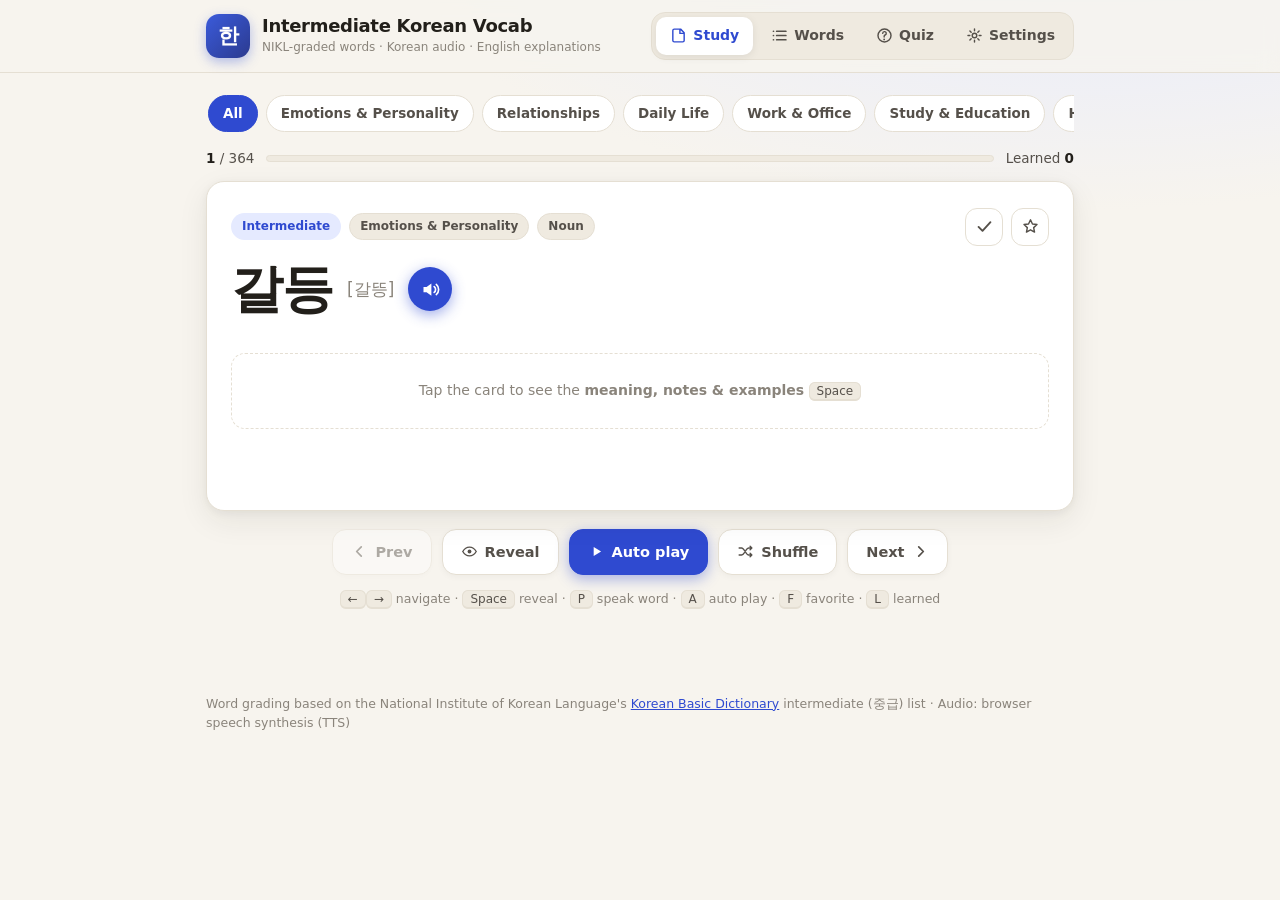
<file: index.html>
<!DOCTYPE html>
<html lang="en">
<head>
<meta charset="UTF-8">
<meta name="viewport" content="width=device-width, initial-scale=1.0, viewport-fit=cover">
<title>Intermediate Korean Vocabulary · 중급 한국어 단어장</title>
<meta name="description" content="Learn intermediate Korean words (NIKL-graded) with example sentences, native-style Korean audio, and English explanations.">
<meta name="theme-color" content="#2f4ad0">
<link rel="icon" type="image/svg+xml" href="assets/icon.svg">
<link rel="apple-touch-icon" href="assets/apple-touch-icon.png">
<meta name="mobile-web-app-capable" content="yes">
<meta name="apple-mobile-web-app-capable" content="yes">
<meta name="apple-mobile-web-app-status-bar-style" content="default">
<meta name="apple-mobile-web-app-title" content="Korean Vocab">
<link rel="manifest" href="manifest.webmanifest">
<link rel="stylesheet" href="css/style.css">
</head>
<body>

<header class="app-header">
  <div class="header-inner">
    <div class="brand">
      <div class="brand-mark" aria-hidden="true">한</div>
      <div class="brand-text">
        <h1>Intermediate Korean Vocab</h1>
        <p class="tagline">NIKL-graded words · Korean audio · English explanations</p>
      </div>
    </div>
    <nav class="tabs" role="tablist" aria-label="Views">
      <button class="tab is-active" data-view="study" role="tab" aria-selected="true">
        <svg viewBox="0 0 24 24" aria-hidden="true"><path d="M4 5a2 2 0 0 1 2-2h9l5 5v11a2 2 0 0 1-2 2H6a2 2 0 0 1-2-2V5zm10-1v5h5" fill="none" stroke="currentColor" stroke-width="2" stroke-linejoin="round"/></svg>
        <span>Study</span>
      </button>
      <button class="tab" data-view="list" role="tab" aria-selected="false">
        <svg viewBox="0 0 24 24" aria-hidden="true"><path d="M8 6h13M8 12h13M8 18h13M3.5 6h.01M3.5 12h.01M3.5 18h.01" fill="none" stroke="currentColor" stroke-width="2.4" stroke-linecap="round"/></svg>
        <span>Words</span>
      </button>
      <button class="tab" data-view="quiz" role="tab" aria-selected="false">
        <svg viewBox="0 0 24 24" aria-hidden="true"><path d="M9.5 9a2.5 2.5 0 1 1 3.4 2.33c-.9.35-1.4 1-1.4 1.92V14" fill="none" stroke="currentColor" stroke-width="2" stroke-linecap="round"/><circle cx="11.5" cy="17.5" r="1.3" fill="currentColor"/><circle cx="12" cy="12" r="9.2" fill="none" stroke="currentColor" stroke-width="2"/></svg>
        <span>Quiz</span>
      </button>
      <button class="tab" data-view="settings" role="tab" aria-selected="false">
        <svg viewBox="0 0 24 24" aria-hidden="true"><circle cx="12" cy="12" r="3.2" fill="none" stroke="currentColor" stroke-width="2"/><path d="M12 2.8v2.6M12 18.6v2.6M2.8 12h2.6M18.6 12h2.6M5.5 5.5l1.8 1.8M16.7 16.7l1.8 1.8M18.5 5.5l-1.8 1.8M7.3 16.7l-1.8 1.8" stroke="currentColor" stroke-width="2" stroke-linecap="round"/></svg>
        <span>Settings</span>
      </button>
    </nav>
  </div>
</header>

<div id="tts-banner" class="notice" hidden>
  ⚠️ This browser does not support speech synthesis (TTS), so audio playback is unavailable. We recommend the latest Chrome, Edge, or Safari.
</div>

<main>
  <section id="view-study" class="view" aria-label="Study"></section>
  <section id="view-list" class="view" hidden aria-label="Word list"></section>
  <section id="view-quiz" class="view" hidden aria-label="Quiz"></section>
  <section id="view-settings" class="view" hidden aria-label="Settings"></section>
</main>

<footer class="app-footer">
  <p>Word grading based on the National Institute of Korean Language's <a href="https://krdict.korean.go.kr" target="_blank" rel="noopener">Korean Basic Dictionary</a> intermediate (중급) list · Audio: browser speech synthesis (TTS)</p>
</footer>

<script src="data/words.js"></script>
<script src="data/words2.js"></script>
<script src="data/words.extra.js"></script>
<script src="js/app.js"></script>
</body>
</html>
</file>
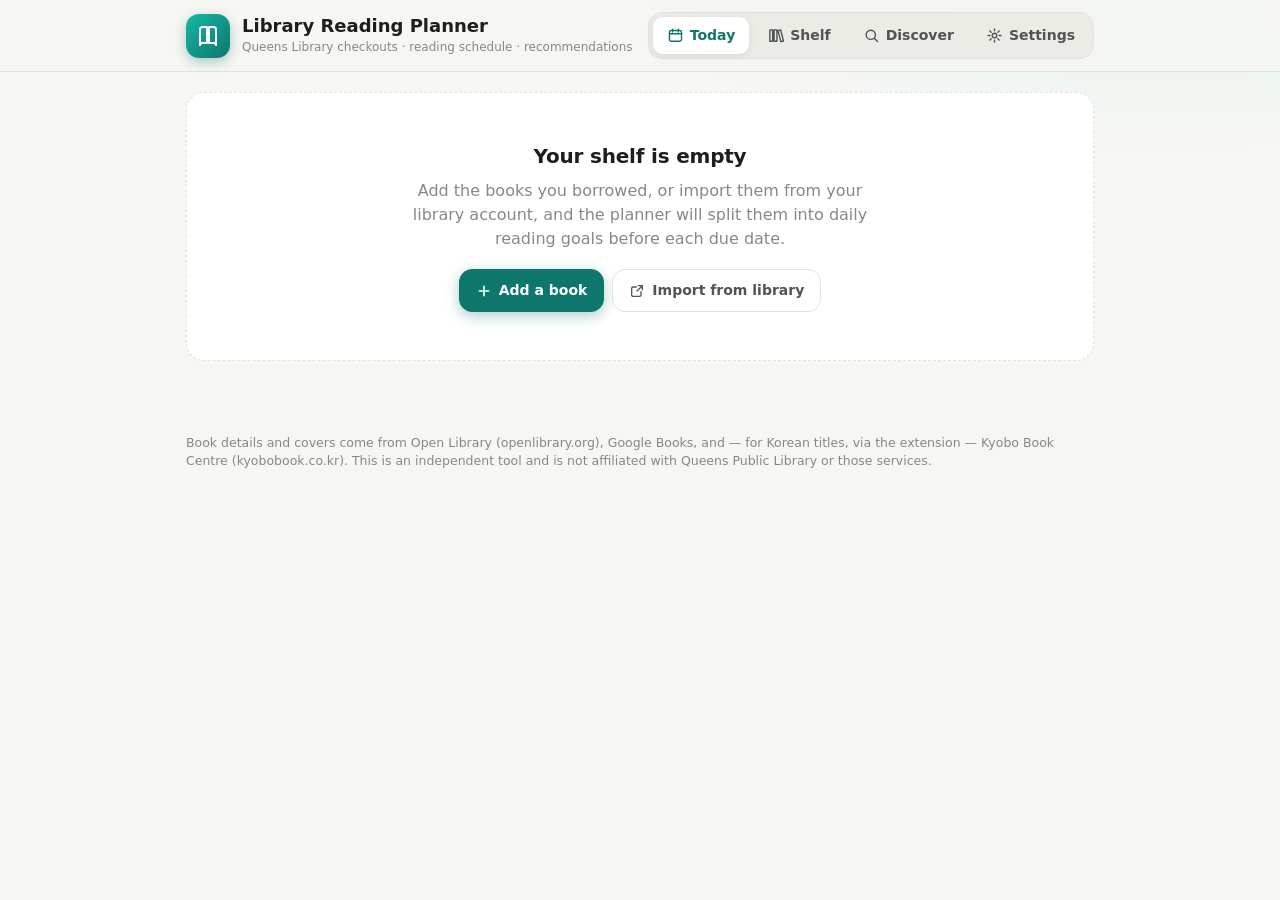
<file: reading-planner/index.html>
<!DOCTYPE html>
<html lang="en">
<head>
<meta charset="UTF-8">
<meta name="viewport" content="width=device-width, initial-scale=1.0, viewport-fit=cover">
<title>Library Reading Planner</title>
<meta name="description" content="Plan your reading around Queens Public Library due dates: import your checkouts, get daily page goals, a 4-week calendar, and book recommendations.">
<meta name="theme-color" content="#0f766e">
<link rel="icon" type="image/svg+xml" href="assets/icon.svg">
<link rel="apple-touch-icon" href="assets/apple-touch-icon.png">
<meta name="mobile-web-app-capable" content="yes">
<meta name="apple-mobile-web-app-capable" content="yes">
<meta name="apple-mobile-web-app-status-bar-style" content="default">
<meta name="apple-mobile-web-app-title" content="Reading Plan">
<link rel="manifest" href="manifest.webmanifest">
<link rel="stylesheet" href="css/style.css">
</head>
<body>

<header class="app-header">
  <div class="header-inner">
    <div class="brand">
      <div class="brand-mark" aria-hidden="true">
        <svg viewBox="0 0 24 24"><path d="M4 5.5A2.5 2.5 0 0 1 6.5 3H11v16H6.5A2.5 2.5 0 0 0 4 21V5.5zM20 5.5A2.5 2.5 0 0 0 17.5 3H13v16h4.5A2.5 2.5 0 0 1 20 21V5.5z" fill="none" stroke="currentColor" stroke-width="2" stroke-linejoin="round"/></svg>
      </div>
      <div class="brand-text">
        <h1 data-i18n="app_name">Library Reading Planner</h1>
        <p class="tagline" data-i18n="tagline">Queens Library checkouts · reading schedule · recommendations</p>
      </div>
    </div>
    <nav class="tabs" role="tablist" aria-label="Views">
      <button class="tab is-active" data-view="today" role="tab" aria-selected="true">
        <svg viewBox="0 0 24 24" aria-hidden="true"><rect x="3.5" y="5" width="17" height="15" rx="2.5" fill="none" stroke="currentColor" stroke-width="2"/><path d="M3.5 9.5h17M8 3v4M16 3v4" stroke="currentColor" stroke-width="2" stroke-linecap="round"/></svg>
        <span data-i18n="tab_today">Today</span>
      </button>
      <button class="tab" data-view="shelf" role="tab" aria-selected="false">
        <svg viewBox="0 0 24 24" aria-hidden="true"><path d="M4 4h4v16H4zM10 4h4v16h-4zM15.5 5.2l3.8-1 4 15.5-3.8 1z" fill="none" stroke="currentColor" stroke-width="2" stroke-linejoin="round"/></svg>
        <span data-i18n="tab_shelf">Shelf</span>
      </button>
      <button class="tab" data-view="discover" role="tab" aria-selected="false">
        <svg viewBox="0 0 24 24" aria-hidden="true"><circle cx="11" cy="11" r="6.5" fill="none" stroke="currentColor" stroke-width="2"/><path d="M16 16l4.5 4.5" stroke="currentColor" stroke-width="2" stroke-linecap="round"/></svg>
        <span data-i18n="tab_discover">Discover</span>
      </button>
      <button class="tab" data-view="settings" role="tab" aria-selected="false">
        <svg viewBox="0 0 24 24" aria-hidden="true"><circle cx="12" cy="12" r="3.2" fill="none" stroke="currentColor" stroke-width="2"/><path d="M12 2.8v2.6M12 18.6v2.6M2.8 12h2.6M18.6 12h2.6M5.5 5.5l1.8 1.8M16.7 16.7l1.8 1.8M18.5 5.5l-1.8 1.8M7.3 16.7l-1.8 1.8" stroke="currentColor" stroke-width="2" stroke-linecap="round"/></svg>
        <span data-i18n="tab_settings">Settings</span>
      </button>
    </nav>
  </div>
</header>

<main>
  <section id="view-today" class="view" aria-label="Today"></section>
  <section id="view-shelf" class="view" hidden aria-label="Shelf"></section>
  <section id="view-discover" class="view" hidden aria-label="Discover"></section>
  <section id="view-settings" class="view" hidden aria-label="Settings"></section>
</main>

<dialog id="dlg" class="dlg"></dialog>
<div id="toast" class="toast" role="status" aria-live="polite" hidden></div>

<footer class="app-footer">
  <p data-i18n="set_about">Book details and covers come from Open Library (openlibrary.org). This is an independent tool and is not affiliated with Queens Public Library.</p>
</footer>

<script src="js/i18n.js"></script>
<script src="js/parse-checkouts.js"></script>
<script src="js/planner.js"></script>
<script src="js/openlibrary.js"></script>
<script src="js/app.js"></script>
</body>
</html>
</file>
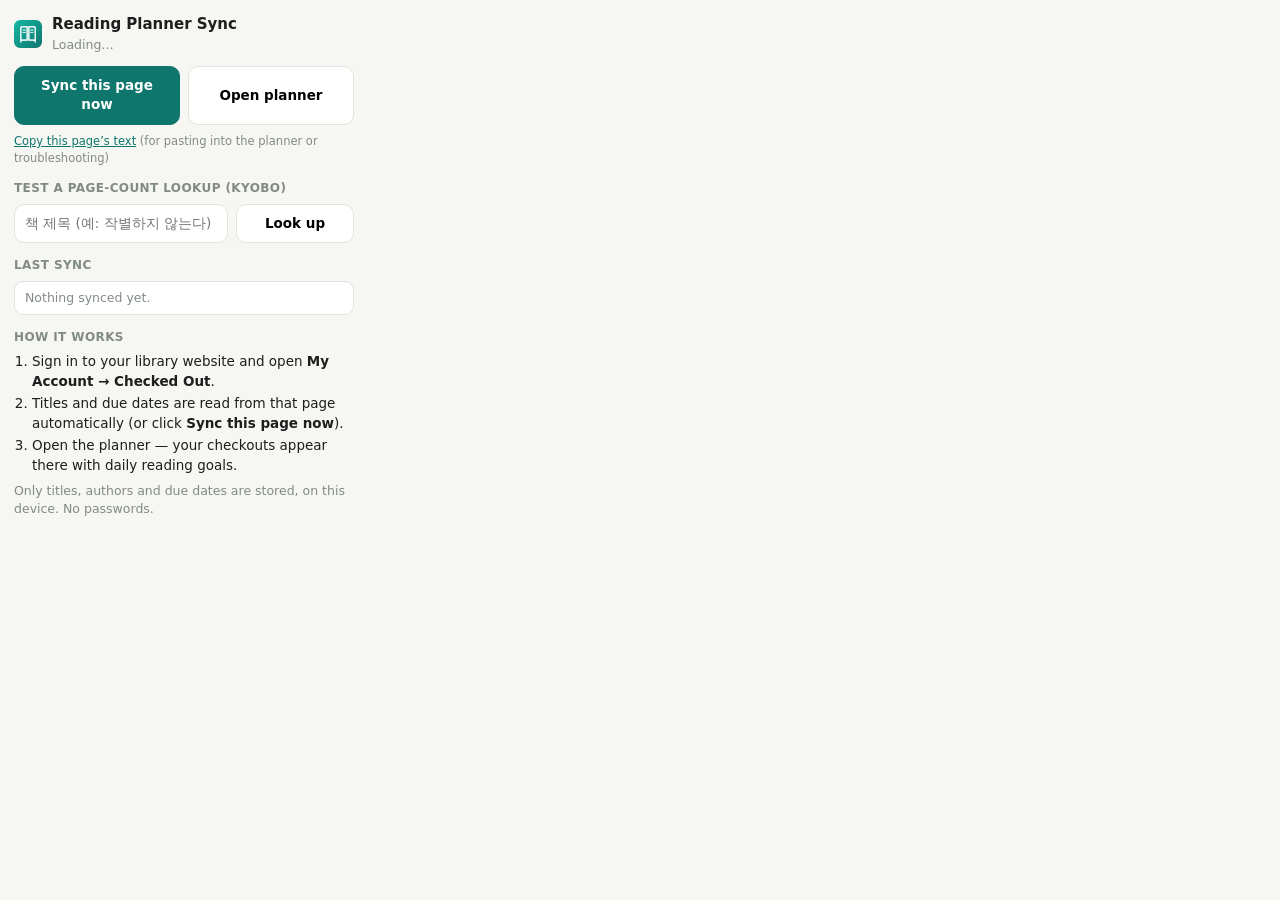
<file: reading-planner/extension/popup.html>
<!DOCTYPE html>
<html lang="en">
<head>
<meta charset="UTF-8">
<title>Library Reading Planner Sync</title>
<link rel="stylesheet" href="popup.css">
</head>
<body>
  <header>
    <img src="icons/icon48.png" alt="" width="28" height="28">
    <div>
      <h1>Reading Planner Sync</h1>
      <p id="status-line" class="muted">Loading…</p>
    </div>
  </header>

  <div class="actions">
    <button id="sync" class="primary">Sync this page now</button>
    <button id="open">Open planner</button>
  </div>
  <p id="msg" class="msg" hidden></p>
  <p class="muted tiny"><a href="#" id="copy-text">Copy this page’s text</a> (for pasting into the planner or troubleshooting)</p>

  <section class="test">
    <h2>Test a page-count lookup (Kyobo)</h2>
    <div class="actions">
      <input id="test-title" type="text" placeholder="책 제목 (예: 작별하지 않는다)">
      <button id="test-lookup">Look up</button>
    </div>
    <pre id="test-result" class="muted" hidden></pre>
  </section>

  <section>
    <h2>Last sync</h2>
    <ul id="items" class="items"><li class="muted">Nothing synced yet.</li></ul>
  </section>

  <section class="how">
    <h2>How it works</h2>
    <ol>
      <li>Sign in to your library website and open <b>My Account → Checked Out</b>.</li>
      <li>Titles and due dates are read from that page automatically (or click <b>Sync this page now</b>).</li>
      <li>Open the planner — your checkouts appear there with daily reading goals.</li>
    </ol>
    <p class="muted">Only titles, authors and due dates are stored, on this device. No passwords.</p>
  </section>
</body>
<script src="popup.js"></script>
</html>
</file>
<file: css/style.css>
/* =============================================================
   중급 한국어 단어장 — 스타일
   ============================================================= */

:root {
  --bg: #f7f4ee;
  --bg-soft: #efeae0;
  --card: #ffffff;
  --ink: #221f1a;
  --ink-soft: #55504a;
  --muted: #8a847b;
  --line: #e5dfd3;
  --primary: #2f4ad0;
  --primary-soft: #e5eaff;
  --primary-ink: #ffffff;
  --accent: #d6455c;
  --accent-soft: #fde8ec;
  --good: #2b8a4b;
  --good-soft: #e2f4e8;
  --warn-soft: #fff3d6;
  --shadow: 0 10px 30px rgba(40, 34, 20, .08), 0 2px 8px rgba(40, 34, 20, .05);
  --radius: 18px;
  --speak-hl: #fff1c9;
}

@media (prefers-color-scheme: dark) {
  :root {
    --bg: #15171c;
    --bg-soft: #1b1e25;
    --card: #21252e;
    --ink: #edeae4;
    --ink-soft: #c4bfb6;
    --muted: #8d8880;
    --line: #323744;
    --primary: #7b93ff;
    --primary-soft: #2a3252;
    --primary-ink: #10131b;
    --accent: #ff7e93;
    --accent-soft: #48242c;
    --good: #5fce85;
    --good-soft: #1f3a2a;
    --warn-soft: #3d3420;
    --shadow: 0 10px 30px rgba(0, 0, 0, .45);
    --speak-hl: #4a3d1d;
  }
}

* { box-sizing: border-box; }

html { -webkit-text-size-adjust: 100%; }

body {
  margin: 0;
  font-family: "Noto Sans KR", "Apple SD Gothic Neo", "Malgun Gothic", "Pretendard", system-ui, -apple-system, sans-serif;
  background:
    radial-gradient(1200px 500px at 85% -10%, var(--primary-soft), transparent 60%),
    var(--bg);
  color: var(--ink);
  line-height: 1.55;
  min-height: 100dvh;
}

button {
  font: inherit;
  color: inherit;
  background: none;
  border: none;
  cursor: pointer;
  -webkit-tap-highlight-color: transparent;
}
button:focus-visible, .chip:focus-visible, .tab:focus-visible {
  outline: 3px solid color-mix(in srgb, var(--primary) 55%, transparent);
  outline-offset: 2px;
  border-radius: 10px;
}

a { color: var(--primary); }

/* ---------- 헤더 ---------- */
.app-header {
  position: sticky;
  top: 0;
  z-index: 20;
  backdrop-filter: blur(10px);
  background: color-mix(in srgb, var(--bg) 82%, transparent);
  border-bottom: 1px solid var(--line);
}
.header-inner {
  max-width: 900px;
  margin: 0 auto;
  padding: 12px 16px;
  display: flex;
  align-items: center;
  justify-content: space-between;
  gap: 12px;
  flex-wrap: wrap;
}
.brand { display: flex; align-items: center; gap: 12px; }
.brand-mark {
  width: 44px; height: 44px;
  border-radius: 13px;
  display: grid; place-items: center;
  font-weight: 900; font-size: 21px;
  color: #fff;
  background: linear-gradient(135deg, #3b5bdb, #2b3a8f);
  box-shadow: 0 4px 12px rgba(47, 74, 208, .35);
}
.brand-text h1 { margin: 0; font-size: 18px; line-height: 1.2; letter-spacing: -.3px; }
.tagline { margin: 2px 0 0; font-size: 12px; color: var(--muted); }

.tabs {
  display: flex;
  gap: 4px;
  background: var(--bg-soft);
  border: 1px solid var(--line);
  border-radius: 14px;
  padding: 4px;
}
.tab {
  display: flex; align-items: center; gap: 6px;
  padding: 8px 14px;
  border-radius: 10px;
  font-weight: 700; font-size: 14px;
  color: var(--ink-soft);
  transition: background .15s, color .15s;
}
.tab svg { width: 17px; height: 17px; }
.tab:hover { color: var(--ink); }
.tab.is-active { background: var(--card); color: var(--primary); box-shadow: 0 2px 8px rgba(0,0,0,.08); }

/* ---------- 공통 레이아웃 ---------- */
main {
  max-width: 900px;
  margin: 0 auto;
  padding: 20px 16px 60px;
}
.view { animation: fadein .18s ease; }
@keyframes fadein { from { opacity: 0; transform: translateY(4px); } to { opacity: 1; transform: none; } }

.notice {
  max-width: 900px;
  margin: 12px auto 0;
  padding: 10px 16px;
  border-radius: 12px;
  background: var(--warn-soft);
  border: 1px solid var(--line);
  font-size: 14px;
}

.app-footer {
  max-width: 900px;
  margin: 0 auto;
  padding: 0 16px 40px;
  color: var(--muted);
  font-size: 12.5px;
}

/* ---------- 필터 칩 ---------- */
.filter-row {
  display: flex;
  gap: 8px;
  overflow-x: auto;
  padding: 2px 2px 10px;
  scrollbar-width: none;
}
.filter-row::-webkit-scrollbar { display: none; }
.chip {
  flex: 0 0 auto;
  padding: 7px 14px;
  border-radius: 999px;
  border: 1px solid var(--line);
  background: var(--card);
  font-size: 13.5px;
  font-weight: 600;
  color: var(--ink-soft);
  transition: all .15s;
}
.chip:hover { border-color: var(--primary); color: var(--primary); }
.chip.is-active { background: var(--primary); border-color: var(--primary); color: var(--primary-ink); }
.chip.is-toggle.is-active { background: var(--accent); border-color: var(--accent); color: #fff; }

/* ---------- 진행 표시 ---------- */
.progress-row {
  display: flex;
  align-items: center;
  justify-content: space-between;
  gap: 12px;
  margin: 6px 0 12px;
  font-size: 13.5px;
  color: var(--ink-soft);
}
.progress-row b { color: var(--ink); }
.pbar {
  flex: 1;
  height: 7px;
  border-radius: 99px;
  background: var(--bg-soft);
  border: 1px solid var(--line);
  overflow: hidden;
}
.pbar > i {
  display: block;
  height: 100%;
  background: linear-gradient(90deg, var(--primary), #7b93ff);
  border-radius: 99px;
  transition: width .25s ease;
}

/* ---------- 학습 카드 ---------- */
.card {
  position: relative;
  background: var(--card);
  border: 1px solid var(--line);
  border-radius: var(--radius);
  box-shadow: var(--shadow);
  padding: 26px 24px 22px;
  min-height: 330px;
  cursor: pointer;
}
.card-top {
  display: flex;
  align-items: center;
  gap: 8px;
  flex-wrap: wrap;
  margin-bottom: 14px;
}
.badge {
  font-size: 12px;
  font-weight: 700;
  padding: 3px 10px;
  border-radius: 999px;
  border: 1px solid var(--line);
  color: var(--ink-soft);
  background: var(--bg-soft);
}
.badge.level { background: var(--primary-soft); color: var(--primary); border-color: transparent; }
.card-top .spacer { flex: 1; }

.icon-btn {
  width: 38px; height: 38px;
  border-radius: 12px;
  display: grid; place-items: center;
  border: 1px solid var(--line);
  background: var(--card);
  color: var(--ink-soft);
  transition: all .15s;
}
.icon-btn:hover { border-color: var(--primary); color: var(--primary); }
.icon-btn svg { width: 19px; height: 19px; }
.icon-btn.is-on { background: var(--accent-soft); border-color: var(--accent); color: var(--accent); }
.icon-btn.good.is-on { background: var(--good-soft); border-color: var(--good); color: var(--good); }

.word-line {
  display: flex;
  align-items: center;
  gap: 14px;
  flex-wrap: wrap;
}
.word {
  margin: 0;
  font-size: clamp(38px, 8vw, 52px);
  font-weight: 900;
  letter-spacing: -1px;
  line-height: 1.15;
}
.word.speaking, .ex-ko.speaking, .meaning.speaking, .def-en.speaking, .ex-en.speaking { background: var(--speak-hl); border-radius: 8px; box-shadow: 0 0 0 6px var(--speak-hl); }
.pron { font-size: 17px; color: var(--muted); font-weight: 500; }
.speak-btn {
  width: 44px; height: 44px;
  border-radius: 999px;
  display: grid; place-items: center;
  background: var(--primary);
  color: var(--primary-ink);
  box-shadow: 0 4px 14px color-mix(in srgb, var(--primary) 45%, transparent);
  transition: transform .12s, filter .15s;
}
.speak-btn:hover { filter: brightness(1.08); }
.speak-btn:active { transform: scale(.93); }
.speak-btn svg { width: 21px; height: 21px; }
.speak-btn.small { width: 32px; height: 32px; border-radius: 10px; background: var(--primary-soft); color: var(--primary); box-shadow: none; }
.speak-btn.small svg { width: 16px; height: 16px; }

.reveal-hint {
  margin-top: 34px;
  text-align: center;
  color: var(--muted);
  font-size: 14px;
  border: 1.5px dashed var(--line);
  border-radius: 14px;
  padding: 26px 14px;
}

.card-back { margin-top: 18px; }
.meaning {
  display: inline-block;
  font-size: clamp(21px, 4.6vw, 27px);
  font-weight: 800;
  color: var(--primary);
  letter-spacing: -.3px;
}
.defs { margin: 10px 0 0; }
.def-en { font-size: 15.5px; color: var(--ink-soft); display: inline-block; }
.def-ko { margin-top: 4px; font-size: 14px; color: var(--muted); }
.def-ko::before { content: "Korean definition · "; font-weight: 700; }

.examples {
  margin-top: 16px;
  border-top: 1px solid var(--line);
  padding-top: 14px;
  display: grid;
  gap: 12px;
}
.ex { display: grid; grid-template-columns: auto 1fr; gap: 10px; align-items: start; }
.ex-body { min-width: 0; }
.ex-ko { font-size: 17px; font-weight: 600; display: inline-block; }
.ex-en { display: block; font-size: 14px; color: var(--muted); margin-top: 2px; }

/* ---------- 학습 컨트롤 ---------- */
.controls {
  display: flex;
  align-items: center;
  justify-content: center;
  gap: 10px;
  margin-top: 18px;
  flex-wrap: wrap;
}
.ctrl-btn {
  display: flex;
  align-items: center;
  gap: 7px;
  padding: 11px 18px;
  border-radius: 14px;
  border: 1px solid var(--line);
  background: var(--card);
  font-weight: 700;
  font-size: 14.5px;
  color: var(--ink-soft);
  box-shadow: 0 2px 6px rgba(0,0,0,.04);
  transition: all .15s;
}
.ctrl-btn:hover { border-color: var(--primary); color: var(--primary); }
.ctrl-btn svg { width: 17px; height: 17px; }
.ctrl-btn.primary {
  background: var(--primary);
  border-color: var(--primary);
  color: var(--primary-ink);
  box-shadow: 0 4px 14px color-mix(in srgb, var(--primary) 40%, transparent);
}
.ctrl-btn.primary:hover { filter: brightness(1.07); color: var(--primary-ink); }
.ctrl-btn.playing { background: var(--accent); border-color: var(--accent); color: #fff; }
.ctrl-btn:disabled { opacity: .45; cursor: default; }
.ctrl-btn:disabled:hover { border-color: var(--line); color: var(--ink-soft); }

.empty {
  text-align: center;
  padding: 60px 20px;
  color: var(--muted);
  background: var(--card);
  border: 1.5px dashed var(--line);
  border-radius: var(--radius);
}
.empty b { color: var(--ink); }

kbd {
  font-family: inherit;
  font-size: 12px;
  padding: 1px 7px;
  border-radius: 6px;
  border: 1px solid var(--line);
  border-bottom-width: 2px;
  background: var(--bg-soft);
  color: var(--ink-soft);
}
.kbd-hint { text-align: center; margin-top: 14px; font-size: 12.5px; color: var(--muted); }

/* ---------- 목록 ---------- */
.list-tools {
  display: flex;
  gap: 10px;
  margin-bottom: 12px;
  flex-wrap: wrap;
}
.search-box {
  flex: 1;
  min-width: 200px;
  display: flex;
  align-items: center;
  gap: 8px;
  background: var(--card);
  border: 1px solid var(--line);
  border-radius: 13px;
  padding: 9px 14px;
}
.search-box svg { width: 17px; height: 17px; color: var(--muted); flex: 0 0 auto; }
.search-box input {
  border: none; outline: none; background: none;
  font: inherit; color: var(--ink);
  width: 100%;
}
select.cat-select {
  font: inherit;
  font-weight: 600;
  color: var(--ink);
  background: var(--card);
  border: 1px solid var(--line);
  border-radius: 13px;
  padding: 9px 12px;
}
.count-note { font-size: 13px; color: var(--muted); margin: 0 0 8px 2px; }

.word-list { display: grid; gap: 8px; }
.row {
  display: flex;
  align-items: center;
  gap: 12px;
  background: var(--card);
  border: 1px solid var(--line);
  border-radius: 14px;
  padding: 11px 14px;
  cursor: pointer;
  transition: border-color .15s, transform .12s;
}
.row:hover { border-color: var(--primary); }
.row-main { flex: 1; min-width: 0; }
.row-word { font-size: 17px; font-weight: 800; display: flex; align-items: baseline; gap: 8px; flex-wrap: wrap; }
.row-word .pron { font-size: 13px; }
.row-word .pos-tag { font-size: 11.5px; color: var(--muted); font-weight: 600; border: 1px solid var(--line); padding: 1px 7px; border-radius: 99px; }
.row-en { font-size: 13.5px; color: var(--ink-soft); overflow: hidden; text-overflow: ellipsis; white-space: nowrap; }
.row-flags { display: flex; gap: 4px; align-items: center; color: var(--muted); }
.row-flags .flag { width: 20px; height: 20px; }
.flag.fav { color: var(--accent); }
.flag.done { color: var(--good); }

/* ---------- 퀴즈 ---------- */
.quiz-setup, .quiz-run, .quiz-end {
  background: var(--card);
  border: 1px solid var(--line);
  border-radius: var(--radius);
  box-shadow: var(--shadow);
  padding: 26px 24px;
}
.quiz-setup h2, .quiz-end h2 { margin: 0 0 6px; font-size: 22px; }
.quiz-setup p.sub { margin: 0 0 18px; color: var(--muted); font-size: 14px; }
.quiz-types { display: grid; gap: 10px; grid-template-columns: repeat(auto-fit, minmax(210px, 1fr)); }
.quiz-type {
  text-align: left;
  border: 1.5px solid var(--line);
  border-radius: 14px;
  padding: 16px;
  transition: all .15s;
  background: var(--bg-soft);
}
.quiz-type:hover { border-color: var(--primary); background: var(--card); }
.quiz-type b { display: flex; align-items: center; gap: 8px; font-size: 16px; }
.quiz-type b svg { width: 19px; height: 19px; color: var(--primary); }
.quiz-type span { display: block; margin-top: 4px; font-size: 13px; color: var(--muted); }
.quiz-note { margin-top: 14px; font-size: 13px; color: var(--muted); }

.quiz-head { display: flex; align-items: center; justify-content: space-between; margin-bottom: 16px; font-size: 14px; color: var(--muted); font-weight: 600; }
.quiz-q { text-align: center; padding: 8px 0 20px; }
.quiz-q .word { font-size: clamp(32px, 7vw, 44px); }
.quiz-q .prompt-en { font-size: clamp(20px, 5vw, 26px); font-weight: 800; color: var(--primary); }
.quiz-q .speak-btn { margin: 6px auto 0; }
.quiz-q .listen-hint { color: var(--muted); font-size: 14px; margin-top: 8px; }
.quiz-opts { display: grid; gap: 10px; }
.quiz-opt {
  text-align: left;
  border: 1.5px solid var(--line);
  background: var(--bg-soft);
  border-radius: 13px;
  padding: 13px 16px;
  font-size: 15.5px;
  font-weight: 600;
  transition: all .13s;
}
.quiz-opt:hover:not(:disabled) { border-color: var(--primary); background: var(--card); }
.quiz-opt.correct { border-color: var(--good); background: var(--good-soft); color: var(--good); }
.quiz-opt.wrong { border-color: var(--accent); background: var(--accent-soft); color: var(--accent); }
.quiz-opt:disabled { cursor: default; }
.quiz-after { margin-top: 16px; display: flex; align-items: center; justify-content: space-between; gap: 10px; flex-wrap: wrap; }
.quiz-after .info { font-size: 14px; color: var(--ink-soft); }
.quiz-end .score { font-size: 44px; font-weight: 900; color: var(--primary); margin: 6px 0 2px; }
.quiz-end ul.wrong-list { margin: 12px 0 0; padding: 0 0 0 2px; list-style: none; display: grid; gap: 6px; }
.quiz-end ul.wrong-list li { font-size: 14.5px; }
.quiz-end ul.wrong-list b { font-size: 16px; margin-right: 6px; }
.quiz-end .actions { margin-top: 20px; display: flex; gap: 10px; flex-wrap: wrap; }

/* ---------- 설정 ---------- */
.settings-grid { display: grid; gap: 14px; }
.setting-card {
  background: var(--card);
  border: 1px solid var(--line);
  border-radius: var(--radius);
  padding: 20px;
}
.setting-card h3 { margin: 0 0 4px; font-size: 16.5px; }
.setting-card p.hint { margin: 0 0 14px; font-size: 13px; color: var(--muted); }
.setting-row {
  display: flex;
  align-items: center;
  justify-content: space-between;
  gap: 14px;
  padding: 9px 0;
  font-size: 14.5px;
}
.setting-row + .setting-row { border-top: 1px solid var(--line); }
.setting-row label.grow { flex: 1; }
.setting-row select, .setting-row input[type="range"] {
  font: inherit;
  max-width: 55%;
  background: var(--bg-soft);
  color: var(--ink);
  border: 1px solid var(--line);
  border-radius: 10px;
  padding: 7px 10px;
}
.setting-row input[type="range"] { accent-color: var(--primary); padding: 0; border: none; background: none; }
.rate-val { font-weight: 700; color: var(--primary); min-width: 44px; text-align: right; }

.switch { position: relative; width: 46px; height: 26px; flex: 0 0 auto; }
.switch input { position: absolute; opacity: 0; inset: 0; margin: 0; cursor: pointer; }
.switch i {
  position: absolute; inset: 0;
  border-radius: 99px;
  background: var(--bg-soft);
  border: 1px solid var(--line);
  transition: background .18s;
  pointer-events: none;
}
.switch i::after {
  content: "";
  position: absolute;
  top: 2px; left: 2px;
  width: 20px; height: 20px;
  border-radius: 99px;
  background: #fff;
  box-shadow: 0 1px 4px rgba(0,0,0,.25);
  transition: transform .18s;
}
.switch input:checked + i { background: var(--primary); border-color: var(--primary); }
.switch input:checked + i::after { transform: translateX(20px); }

.cat-progress { margin-top: 14px; display: grid; gap: 7px; }
.cat-progress-row {
  display: grid;
  grid-template-columns: 92px 1fr 52px;
  align-items: center;
  gap: 10px;
  font-size: 13px;
}
.cat-progress-row .cat-name { color: var(--ink-soft); white-space: nowrap; overflow: hidden; text-overflow: ellipsis; }
.cat-progress-row .cat-count { text-align: right; color: var(--muted); font-variant-numeric: tabular-nums; }

.danger-btn {
  border: 1px solid var(--accent);
  color: var(--accent);
  border-radius: 11px;
  padding: 8px 14px;
  font-weight: 700;
  font-size: 13.5px;
}
.danger-btn:hover { background: var(--accent-soft); }
.stat-chips { display: flex; gap: 8px; flex-wrap: wrap; margin-top: 6px; }
.stat-chip { background: var(--bg-soft); border: 1px solid var(--line); border-radius: 10px; padding: 8px 14px; font-size: 13.5px; }
.stat-chip b { color: var(--primary); font-size: 16px; }

/* ---------- 모바일 ---------- */
@media (max-width: 640px) {
  /* backdrop-filter는 fixed 자손의 기준 블록을 만들므로,
     탭바를 화면 하단에 고정하려면 모바일에서는 헤더 블러를 끈다 */
  .app-header {
    backdrop-filter: none;
    -webkit-backdrop-filter: none;
    background: color-mix(in srgb, var(--bg) 96%, transparent);
  }
  .header-inner { padding: 10px 12px; }
  .brand-text h1 { font-size: 16px; }
  .tagline { display: none; }
  .tabs {
    position: fixed;
    left: 12px; right: 12px; bottom: 12px;
    z-index: 30;
    justify-content: space-around;
    background: color-mix(in srgb, var(--card) 92%, transparent);
    backdrop-filter: blur(12px);
    box-shadow: var(--shadow);
  }
  .tab { flex-direction: column; gap: 2px; font-size: 11px; padding: 7px 10px; flex: 1; }
  .tab svg { width: 20px; height: 20px; }
  main { padding-bottom: 110px; }
  .app-footer { padding-bottom: 110px; }
  .card { padding: 20px 18px 18px; min-height: 300px; }
  .controls { gap: 6px; }
  .ctrl-btn { padding: 9px 11px; font-size: 13px; }
  .ctrl-btn svg { width: 15px; height: 15px; }
  .kbd-hint { display: none; }
}
</file>
<file: reading-planner/css/style.css>
/* =============================================================
   Library Reading Planner — 스타일
   ============================================================= */
:root {
  --bg: #f6f6f2;
  --bg-soft: #ecece6;
  --card: #ffffff;
  --ink: #1c1f1e;
  --ink-soft: #4f5552;
  --muted: #828a86;
  --line: #e1e3dd;
  --primary: #0f766e;
  --primary-soft: #dcf2ee;
  --primary-ink: #ffffff;
  --accent: #d97706;
  --accent-soft: #fef0d9;
  --danger: #dc2626;
  --danger-soft: #fee2e2;
  --good: #15803d;
  --good-soft: #dcfce7;
  --shadow: 0 10px 30px rgba(20, 30, 28, .08), 0 2px 8px rgba(20, 30, 28, .05);
  --radius: 18px;
}
@media (prefers-color-scheme: dark) {
  :root {
    --bg: #14181a; --bg-soft: #1b2124; --card: #20272b;
    --ink: #e9ece9; --ink-soft: #c1c7c3; --muted: #8a938e; --line: #2e373b;
    --primary: #2dd4bf; --primary-soft: #173a38; --primary-ink: #06201d;
    --accent: #fbbf24; --accent-soft: #3f2e0d;
    --danger: #f87171; --danger-soft: #4a1d1d;
    --good: #4ade80; --good-soft: #163a25;
    --shadow: 0 10px 30px rgba(0,0,0,.45);
  }
}

* { box-sizing: border-box; }
html { -webkit-text-size-adjust: 100%; }
body {
  margin: 0;
  font-family: "Noto Sans KR", "Apple SD Gothic Neo", "Malgun Gothic", system-ui, -apple-system, "Segoe UI", sans-serif;
  background: radial-gradient(1000px 400px at 90% -10%, var(--primary-soft), transparent 60%), var(--bg);
  color: var(--ink);
  line-height: 1.5;
  min-height: 100dvh;
}
button { font: inherit; color: inherit; background: none; border: none; cursor: pointer; -webkit-tap-highlight-color: transparent; }
button:focus-visible, input:focus-visible, select:focus-visible, textarea:focus-visible { outline: 3px solid color-mix(in srgb, var(--primary) 50%, transparent); outline-offset: 2px; border-radius: 10px; }
a { color: var(--primary); }
input, select, textarea { font: inherit; color: var(--ink); }
h2 { font-size: 20px; margin: 0 0 8px; letter-spacing: -.2px; }
h3 { margin: 0; }

/* ---------- 헤더/탭 ---------- */
.app-header { position: sticky; top: 0; z-index: 20; backdrop-filter: blur(10px); background: color-mix(in srgb, var(--bg) 84%, transparent); border-bottom: 1px solid var(--line); }
.header-inner { max-width: 940px; margin: 0 auto; padding: 12px 16px; display: flex; align-items: center; justify-content: space-between; gap: 12px; flex-wrap: wrap; }
.brand { display: flex; align-items: center; gap: 12px; }
.brand-mark { width: 44px; height: 44px; border-radius: 13px; display: grid; place-items: center; color: #fff; background: linear-gradient(135deg, #14b8a6, #0f766e); box-shadow: 0 4px 12px rgba(15, 118, 110, .35); }
.brand-mark svg { width: 24px; height: 24px; }
.brand-text h1 { margin: 0; font-size: 18px; line-height: 1.2; }
.tagline { margin: 2px 0 0; font-size: 12px; color: var(--muted); }
.tabs { display: flex; gap: 4px; background: var(--bg-soft); border: 1px solid var(--line); border-radius: 14px; padding: 4px; }
.tab { display: flex; align-items: center; gap: 6px; padding: 8px 14px; border-radius: 10px; font-weight: 700; font-size: 14px; color: var(--ink-soft); transition: background .15s, color .15s; }
.tab svg { width: 17px; height: 17px; }
.tab.is-active { background: var(--card); color: var(--primary); box-shadow: 0 2px 8px rgba(0,0,0,.08); }

main { max-width: 940px; margin: 0 auto; padding: 20px 16px 60px; }
.view { animation: fadein .18s ease; }
@keyframes fadein { from { opacity: 0; transform: translateY(4px); } to { opacity: 1; transform: none; } }
.app-footer { max-width: 940px; margin: 0 auto; padding: 0 16px 40px; color: var(--muted); font-size: 12.5px; }

/* ---------- 공통 ---------- */
.card { background: var(--card); border: 1px solid var(--line); border-radius: var(--radius); box-shadow: var(--shadow); padding: 20px; }
.card + .card, .section + .section { margin-top: 16px; }
.section-head { display: flex; align-items: center; justify-content: space-between; gap: 10px; margin: 22px 0 10px; }
.section-head h2 { margin: 0; }
.muted { color: var(--muted); }
.small { font-size: 13px; }
.row-between { display: flex; align-items: center; justify-content: space-between; gap: 10px; flex-wrap: wrap; }

.btn { display: inline-flex; align-items: center; gap: 7px; padding: 10px 16px; border-radius: 13px; border: 1px solid var(--line); background: var(--card); font-weight: 700; font-size: 14px; color: var(--ink-soft); transition: all .15s; white-space: nowrap; }
.btn:hover { border-color: var(--primary); color: var(--primary); }
.btn.primary { background: var(--primary); border-color: var(--primary); color: var(--primary-ink); box-shadow: 0 4px 14px color-mix(in srgb, var(--primary) 35%, transparent); }
.btn.primary:hover { filter: brightness(1.06); color: var(--primary-ink); }
.btn.small { padding: 7px 11px; font-size: 13px; border-radius: 10px; }
.btn.ghost { border-color: transparent; background: transparent; }
.btn.danger { color: var(--danger); border-color: color-mix(in srgb, var(--danger) 40%, var(--line)); }
.btn.danger:hover { background: var(--danger-soft); }
.btn:disabled { opacity: .5; cursor: default; }
.btn svg { width: 16px; height: 16px; }
.btn-row { display: flex; gap: 8px; flex-wrap: wrap; }
.link-btn { color: var(--primary); font-weight: 700; text-decoration: underline; text-underline-offset: 3px; }

.badge { display: inline-block; font-size: 12px; font-weight: 700; padding: 3px 10px; border-radius: 999px; border: 1px solid var(--line); color: var(--ink-soft); background: var(--bg-soft); }
.badge.ok { background: var(--good-soft); color: var(--good); border-color: transparent; }
.badge.tight { background: var(--accent-soft); color: var(--accent); border-color: transparent; }
.badge.overdue { background: var(--danger-soft); color: var(--danger); border-color: transparent; }
.badge.done { background: var(--primary-soft); color: var(--primary); border-color: transparent; }
.badge.library { background: var(--primary-soft); color: var(--primary); border-color: transparent; }

.pbar { height: 7px; border-radius: 99px; background: var(--bg-soft); border: 1px solid var(--line); overflow: hidden; }
.pbar > i { display: block; height: 100%; background: linear-gradient(90deg, var(--primary), #5eead4); border-radius: 99px; transition: width .25s ease; }
.pbar.warn > i { background: linear-gradient(90deg, var(--accent), #fbbf24); }
.pbar.over > i { background: linear-gradient(90deg, var(--danger), #f87171); }

.chips { display: flex; gap: 8px; overflow-x: auto; padding: 2px 2px 10px; scrollbar-width: none; }
.chips::-webkit-scrollbar { display: none; }
.chip { flex: 0 0 auto; padding: 7px 14px; border-radius: 999px; border: 1px solid var(--line); background: var(--card); font-size: 13.5px; font-weight: 600; color: var(--ink-soft); }
.chip.is-active { background: var(--primary); border-color: var(--primary); color: var(--primary-ink); }

.cover { width: 56px; height: 82px; border-radius: 8px; object-fit: cover; background: var(--bg-soft); flex: 0 0 auto; box-shadow: 0 2px 6px rgba(0,0,0,.15); }
.cover.ph { display: grid; place-items: center; font-weight: 900; font-size: 22px; color: var(--primary); background: var(--primary-soft); }
.cover.lg { width: 72px; height: 106px; }

.empty { text-align: center; padding: 48px 20px; color: var(--muted); background: var(--card); border: 1.5px dashed var(--line); border-radius: var(--radius); }
.empty h2 { color: var(--ink); }
.empty p { max-width: 460px; margin: 6px auto 18px; }
.empty.compact { padding: 22px 16px; font-size: 14px; }

/* ---------- 섹션 공통 (반납할 책 / 쪽수 확인 / 반납일 없음) ---------- */
.section-head .count { display: inline-block; min-width: 24px; padding: 0 8px; margin-left: 6px; border-radius: 999px; background: var(--bg-soft); border: 1px solid var(--line); font-size: 13px; color: var(--ink-soft); vertical-align: middle; text-align: center; }
.section-hint { margin: -4px 0 10px; font-size: 13.5px; color: var(--muted); }
.mini-list { display: grid; gap: 8px; }
.mini-row { display: flex; align-items: center; gap: 12px; background: var(--card); border: 1px solid var(--line); border-radius: 14px; padding: 10px 12px; }
.return-list .mini-row { border-color: color-mix(in srgb, var(--danger) 35%, var(--line)); }
.cover.sm { width: 36px; height: 52px; border-radius: 6px; font-size: 16px; }
.mini-main { flex: 1; min-width: 0; }
.mini-title { font-weight: 800; font-size: 15px; line-height: 1.3; }
.mini-meta { display: flex; gap: 8px; flex-wrap: wrap; align-items: center; font-size: 12.5px; color: var(--muted); margin-top: 2px; }
.mini-meta .badge { font-size: 11px; padding: 2px 8px; }
.mini-state.warn { color: var(--accent); font-weight: 700; }
.overdue-text { color: var(--danger); font-weight: 700; }
.mini-actions { display: flex; gap: 6px; flex-wrap: wrap; justify-content: flex-end; align-items: center; }
.inline-pages { display: flex; gap: 6px; align-items: center; }
.inline-pages input { width: 86px; background: var(--bg-soft); border: 1px solid var(--line); border-radius: 10px; padding: 7px 10px; }

/* ---------- 오늘 ---------- */
.hero { display: grid; gap: 12px; }
.hero-top { display: flex; align-items: baseline; justify-content: space-between; gap: 10px; flex-wrap: wrap; }
.hero-date { color: var(--muted); font-weight: 600; }
.hero-big { font-size: clamp(24px, 5vw, 32px); font-weight: 900; letter-spacing: -.5px; }
.hero-cap { font-size: 13px; color: var(--muted); }
.sync-line { display: flex; align-items: center; gap: 10px; flex-wrap: wrap; font-size: 13.5px; color: var(--ink-soft); padding-top: 8px; border-top: 1px solid var(--line); }
.sync-dot { width: 9px; height: 9px; border-radius: 99px; background: var(--muted); flex: 0 0 auto; }
.sync-dot.on { background: var(--good); }
.ext-on { color: var(--good); font-weight: 700; }

.suggestions { display: grid; gap: 8px; margin-top: 12px; }
.sug { display: flex; gap: 10px; align-items: flex-start; padding: 10px 14px; border-radius: 12px; font-size: 14px; background: var(--accent-soft); color: var(--ink); border: 1px solid color-mix(in srgb, var(--accent) 30%, transparent); }
.sug.danger { background: var(--danger-soft); border-color: color-mix(in srgb, var(--danger) 30%, transparent); }
.sug.info { background: var(--primary-soft); border-color: color-mix(in srgb, var(--primary) 30%, transparent); }

.tasks { display: grid; gap: 12px; margin-top: 16px; }
.task { display: flex; gap: 14px; background: var(--card); border: 1px solid var(--line); border-radius: var(--radius); box-shadow: var(--shadow); padding: 16px; }
.task.st-overdue { border-color: color-mix(in srgb, var(--danger) 45%, var(--line)); }
.task-main { flex: 1; min-width: 0; }
.task-top { display: flex; align-items: center; gap: 8px; flex-wrap: wrap; font-size: 13px; color: var(--muted); margin-bottom: 4px; }
.task h3 { font-size: 18px; line-height: 1.3; }
.task .author { margin: 0; color: var(--muted); font-size: 14px; }
.task .goal { margin: 10px 0 8px; font-weight: 800; font-size: 16px; color: var(--primary); }
.task .goal.soft { color: var(--muted); font-weight: 600; font-size: 14px; }
.prog-line { display: flex; align-items: center; gap: 10px; font-size: 12.5px; color: var(--muted); }
.prog-line .pbar { flex: 1; }
.task-actions { display: flex; gap: 6px; flex-wrap: wrap; margin-top: 12px; }

.calendar { margin-top: 10px; }
.cal-grid { display: grid; grid-template-columns: repeat(7, 1fr); gap: 6px; }
.cal-wd { text-align: center; font-size: 11.5px; color: var(--muted); font-weight: 700; padding-bottom: 2px; }
.cal-day { border: 1px solid var(--line); border-radius: 12px; background: var(--card); padding: 8px 6px; text-align: center; min-height: 62px; display: flex; flex-direction: column; justify-content: space-between; cursor: pointer; transition: border-color .15s; }
.cal-day:hover { border-color: var(--primary); }
.cal-day.is-today { border-color: var(--primary); box-shadow: inset 0 0 0 1px var(--primary); }
.cal-day.is-sel { background: var(--primary-soft); }
.cal-day.has { font-weight: 700; }
.cal-day.due-day { position: relative; }
.cal-day.due-day::after { content: ""; position: absolute; top: 6px; right: 6px; width: 7px; height: 7px; border-radius: 99px; background: var(--danger); }
.cal-num { font-size: 13px; color: var(--ink-soft); }
.cal-month { font-size: 10px; color: var(--muted); }
.cal-total { font-size: 12.5px; color: var(--primary); }
.cal-total.over { color: var(--danger); }
.cal-detail { margin-top: 10px; padding: 12px 14px; border-radius: 12px; background: var(--bg-soft); font-size: 14px; }
.cal-detail ul { margin: 6px 0 0; padding-left: 18px; }
.cal-detail li + li { margin-top: 4px; }

/* ---------- 책장 ---------- */
.book-list { display: grid; gap: 10px; }
.book-row { display: flex; gap: 14px; align-items: flex-start; background: var(--card); border: 1px solid var(--line); border-radius: 16px; padding: 14px; }
.book-main { flex: 1; min-width: 0; }
.book-title { font-weight: 800; font-size: 16.5px; line-height: 1.3; }
.book-meta { color: var(--muted); font-size: 13.5px; margin-top: 2px; display: flex; gap: 10px; flex-wrap: wrap; }
.book-actions { display: flex; gap: 6px; flex-wrap: wrap; margin-top: 10px; align-items: center; }
.stars { display: inline-flex; gap: 2px; }
.stars button { font-size: 20px; line-height: 1; color: var(--line); padding: 0 1px; }
.stars button.on { color: var(--accent); }
.stars-hint { font-size: 12px; color: var(--muted); margin-left: 6px; }

/* ---------- 찾기 ---------- */
.search-box { display: flex; align-items: center; gap: 8px; background: var(--card); border: 1px solid var(--line); border-radius: 13px; padding: 10px 14px; }
.search-box svg { width: 18px; height: 18px; color: var(--muted); }
.search-box input { border: none; outline: none; background: none; width: 100%; }
.results { display: grid; gap: 10px; margin-top: 12px; }
.result { display: flex; gap: 12px; align-items: flex-start; background: var(--card); border: 1px solid var(--line); border-radius: 14px; padding: 12px; }
.result-main { flex: 1; min-width: 0; }
.result-title { font-weight: 800; font-size: 15.5px; line-height: 1.3; }
.result-meta { font-size: 13px; color: var(--muted); margin-top: 2px; }
.result-reason { font-size: 12.5px; color: var(--primary); font-weight: 700; margin-top: 4px; }
.result-actions { display: flex; gap: 6px; flex-wrap: wrap; margin-top: 8px; }
.loading { color: var(--muted); padding: 14px 4px; font-size: 14px; }

/* ---------- 설정 ---------- */
.settings-grid { display: grid; gap: 14px; }
.setting-card { background: var(--card); border: 1px solid var(--line); border-radius: var(--radius); padding: 20px; }
.setting-card h3 { font-size: 16.5px; margin-bottom: 4px; }
.setting-card p.hint { margin: 0 0 12px; font-size: 13px; color: var(--muted); }
.setting-row { display: flex; align-items: center; justify-content: space-between; gap: 14px; padding: 10px 0; font-size: 14.5px; }
.setting-row + .setting-row { border-top: 1px solid var(--line); }
.setting-row label.grow, .setting-row .grow { flex: 1; }
.setting-row input[type="number"], .setting-row select, .setting-row input[type="text"], .setting-row input[type="url"] { background: var(--bg-soft); border: 1px solid var(--line); border-radius: 10px; padding: 8px 10px; max-width: 55%; }
.setting-row input[type="number"] { width: 90px; }
.setting-col { display: grid; gap: 8px; padding: 10px 0; }
.setting-col input { width: 100%; max-width: none !important; }

/* ---------- 다이얼로그 ---------- */
.dlg { border: none; border-radius: 20px; padding: 0; width: min(560px, calc(100vw - 24px)); background: var(--card); color: var(--ink); box-shadow: 0 30px 80px rgba(0,0,0,.35); }
.dlg::backdrop { background: rgba(10, 14, 13, .5); backdrop-filter: blur(3px); }
.dlg-inner { padding: 22px; max-height: calc(100dvh - 48px); overflow: auto; }
.dlg h2 { margin-bottom: 12px; }
.field { display: grid; gap: 6px; margin-bottom: 12px; font-size: 14px; }
.field label { font-weight: 700; color: var(--ink-soft); font-size: 13px; }
.field input, .field select, .field textarea { background: var(--bg-soft); border: 1px solid var(--line); border-radius: 11px; padding: 10px 12px; width: 100%; }
.field textarea { min-height: 150px; resize: vertical; font-family: ui-monospace, SFMono-Regular, Menlo, monospace; font-size: 13px; }
.field-row { display: grid; grid-template-columns: 1fr 1fr; gap: 10px; }
.dlg-actions { display: flex; justify-content: flex-end; gap: 8px; margin-top: 16px; }
.pick-list { display: grid; gap: 8px; margin-top: 10px; max-height: 320px; overflow: auto; }
.pick { display: flex; gap: 10px; align-items: center; text-align: left; border: 1px solid var(--line); border-radius: 12px; padding: 8px 10px; background: var(--bg-soft); }
.pick:hover { border-color: var(--primary); background: var(--card); }
.pick .cover { width: 40px; height: 58px; }
.pick b { display: block; font-size: 14.5px; line-height: 1.25; }
.pick span { font-size: 12.5px; color: var(--muted); }
.preview-list { display: grid; gap: 6px; margin-top: 10px; }
.preview-item { display: flex; gap: 10px; align-items: center; font-size: 14px; padding: 8px 10px; border: 1px solid var(--line); border-radius: 10px; }
.preview-item input { width: 18px; height: 18px; }
.preview-item .pi-main { flex: 1; min-width: 0; }
.preview-item .pi-due { color: var(--primary); font-weight: 700; white-space: nowrap; }
.how-box { background: var(--bg-soft); border-radius: 12px; padding: 12px 14px; font-size: 13.5px; margin-bottom: 12px; }
.how-box + .how-box { margin-top: -4px; }

/* ---------- 토스트 ---------- */
.toast { position: fixed; left: 50%; bottom: 24px; transform: translateX(-50%); background: var(--ink); color: var(--bg); padding: 10px 18px; border-radius: 12px; font-weight: 700; font-size: 14px; box-shadow: 0 10px 30px rgba(0,0,0,.3); z-index: 50; animation: fadein .2s ease; }

/* ---------- 모바일 ---------- */
@media (max-width: 640px) {
  .app-header { backdrop-filter: none; -webkit-backdrop-filter: none; background: color-mix(in srgb, var(--bg) 96%, transparent); }
  .header-inner { padding: 10px 12px; }
  .brand-text h1 { font-size: 16px; }
  .tagline { display: none; }
  .tabs { position: fixed; left: 12px; right: 12px; bottom: 12px; z-index: 30; justify-content: space-around; background: color-mix(in srgb, var(--card) 94%, transparent); backdrop-filter: blur(12px); box-shadow: var(--shadow); }
  .tab { flex-direction: column; gap: 2px; font-size: 11px; padding: 7px 10px; flex: 1; }
  .tab svg { width: 20px; height: 20px; }
  main { padding-bottom: 110px; }
  .app-footer { padding-bottom: 110px; }
  .toast { bottom: 92px; }
  .task { padding: 14px; gap: 12px; }
  .cover { width: 48px; height: 70px; }
  .field-row { grid-template-columns: 1fr; }
  .cal-day { min-height: 56px; padding: 6px 4px; }
  .mini-row { flex-wrap: wrap; }
  .mini-actions { width: 100%; justify-content: flex-start; }
}
</file>
<file: reading-planner/extension/popup.css>
body { width: 340px; margin: 0; padding: 14px; font: 13.5px/1.45 system-ui, -apple-system, "Segoe UI", sans-serif; color: #1c1f1e; background: #f6f6f2; }
header { display: flex; gap: 10px; align-items: center; margin-bottom: 12px; }
h1 { font-size: 15px; margin: 0; }
h2 { font-size: 12px; margin: 14px 0 6px; text-transform: uppercase; letter-spacing: .4px; color: #828a86; }
p { margin: 0; }
.muted { color: #828a86; font-size: 12.5px; }
.tiny { font-size: 11.5px; margin-top: 8px; }
.tiny a { color: #0f766e; }
.test input { flex: 2; font: inherit; padding: 8px 10px; border: 1px solid #e1e3dd; border-radius: 10px; min-width: 0; }
.test button { flex: 1; }
.test pre { white-space: pre-wrap; word-break: break-all; font-size: 11px; background: #fff; border: 1px solid #e1e3dd; border-radius: 9px; padding: 8px; margin: 8px 0 0; max-height: 140px; overflow: auto; }
.actions { display: flex; gap: 8px; }
button { flex: 1; font: inherit; font-weight: 700; padding: 9px 10px; border-radius: 10px; border: 1px solid #e1e3dd; background: #fff; cursor: pointer; }
button.primary { background: #0f766e; border-color: #0f766e; color: #fff; }
button:disabled { opacity: .6; cursor: default; }
.msg { margin-top: 10px; padding: 8px 10px; border-radius: 9px; background: #dcf2ee; font-size: 12.5px; }
.msg.warn { background: #fef0d9; }
.items { list-style: none; margin: 0; padding: 0; display: grid; gap: 6px; max-height: 190px; overflow: auto; }
.items li { background: #fff; border: 1px solid #e1e3dd; border-radius: 9px; padding: 7px 10px; display: flex; justify-content: space-between; gap: 8px; }
.items li b { font-weight: 600; overflow: hidden; text-overflow: ellipsis; white-space: nowrap; }
.items li span { color: #0f766e; font-weight: 700; white-space: nowrap; }
.how ol { margin: 0 0 6px; padding-left: 18px; }
.how li + li { margin-top: 3px; }
</file>
